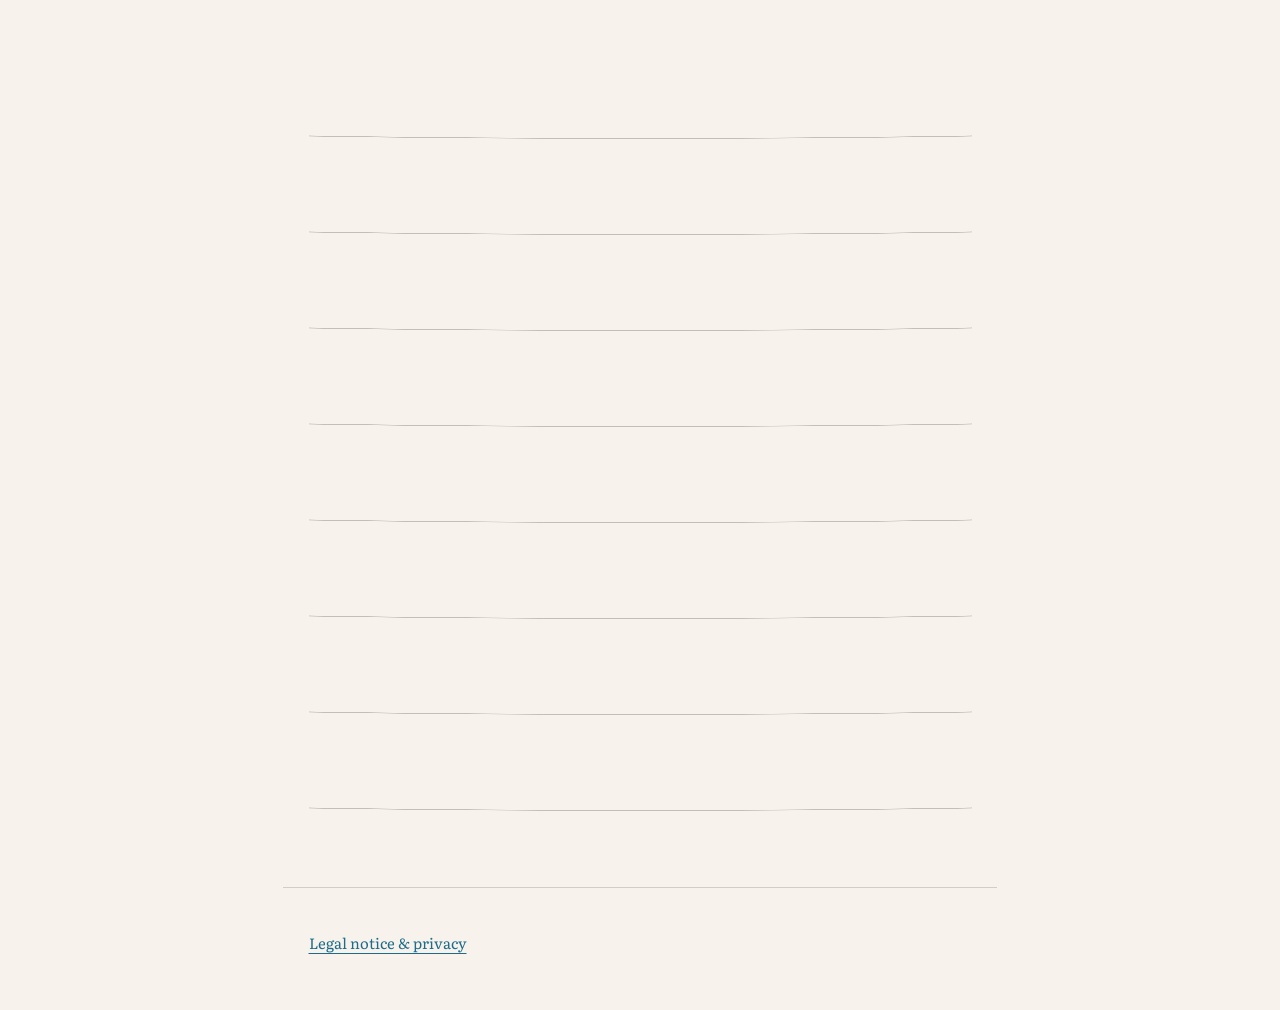
<file: site/index.html>
<!doctype html>
<html lang="en">
  <head>
    <meta charset="utf-8">
    <meta name="viewport" content="width=device-width, initial-scale=1">
    <title>Portfolio</title>
    <meta name="description" content="Personal portfolio: who I am, what I built, where to find me.">
    <link rel="icon" href="assets/favicon.svg" type="image/svg+xml">
    <link rel="stylesheet" href="assets/styles.css">
    <script type="module" src="assets/main.js"></script>
  </head>
  <body>
    <main>
      <header id="bio" class="section"></header>
      <section id="stats" class="section"></section>
      <section id="now" class="section"></section>
      <section id="cv" class="section"></section>
      <section id="projects" class="section"></section>
      <section id="events" class="section"></section>
      <section id="certifications" class="section"></section>
      <section id="courses" class="section"></section>
      <section id="links" class="section"></section>
    </main>
    <footer>
      <a href="privacy.html">Legal notice &amp; privacy</a>
      <div id="colophon"></div>
    </footer>
  </body>
</html>
</file>
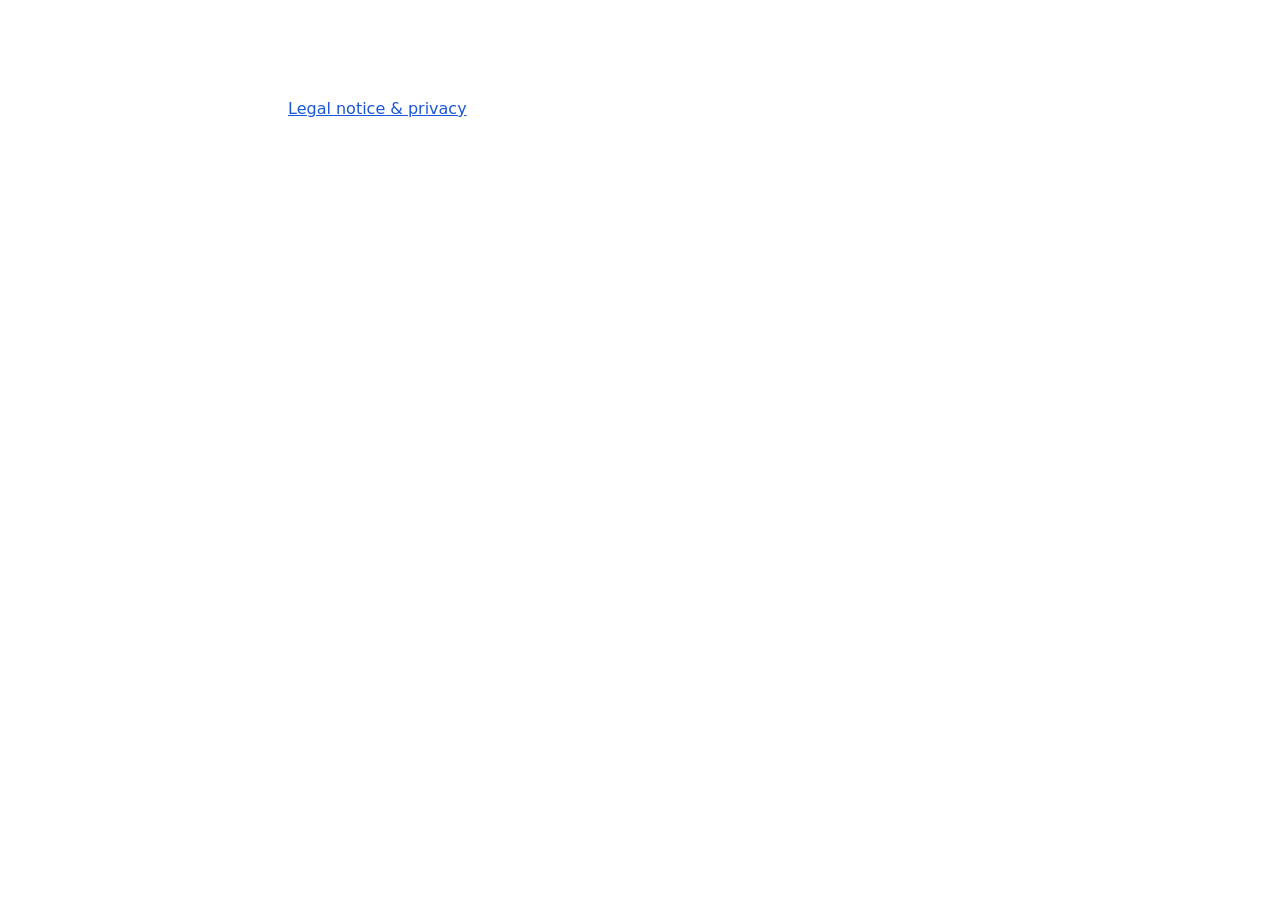
<file: checkpoints/analyst/site/index.html>
<!doctype html>
<html lang="en">
  <head>
    <meta charset="utf-8">
    <meta name="viewport" content="width=device-width, initial-scale=1">
    <title>Portfolio</title>
    <meta name="description" content="Personal portfolio: who I am, what I built, where to find me.">
    <link rel="icon" href="assets/favicon.svg" type="image/svg+xml">
    <link rel="stylesheet" href="assets/styles.css">
    <script type="module" src="assets/main.js"></script>
  </head>
  <body>
    <main>
      <header id="bio" class="section"></header>
      <section id="stats" class="section"></section>
      <section id="now" class="section"></section>
      <section id="projects" class="section"></section>
      <section id="events" class="section"></section>
      <section id="certifications" class="section"></section>
      <section id="courses" class="section"></section>
      <section id="links" class="section"></section>
      <section id="cv" class="section"></section>
    </main>
    <footer>
      <a href="privacy.html">Legal notice &amp; privacy</a>
      <div id="colophon"></div>
    </footer>
  </body>
</html>
</file>
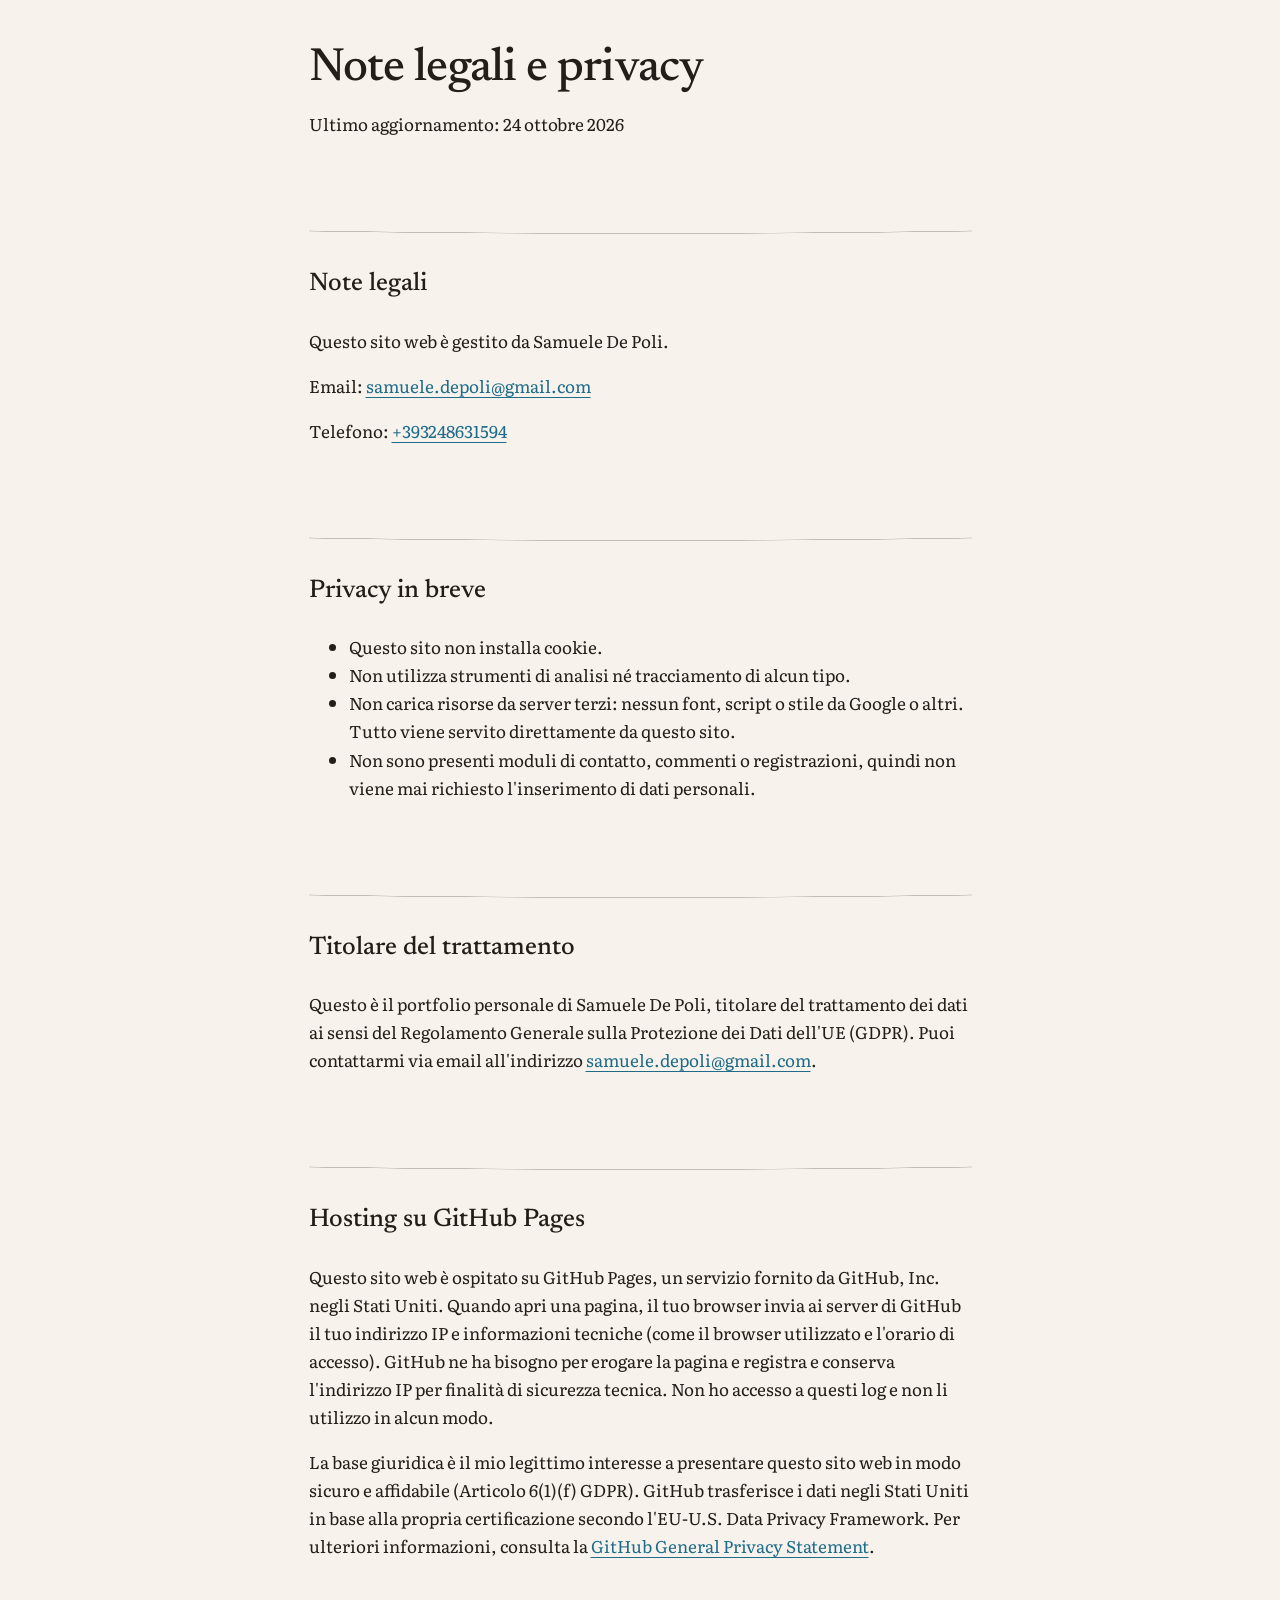
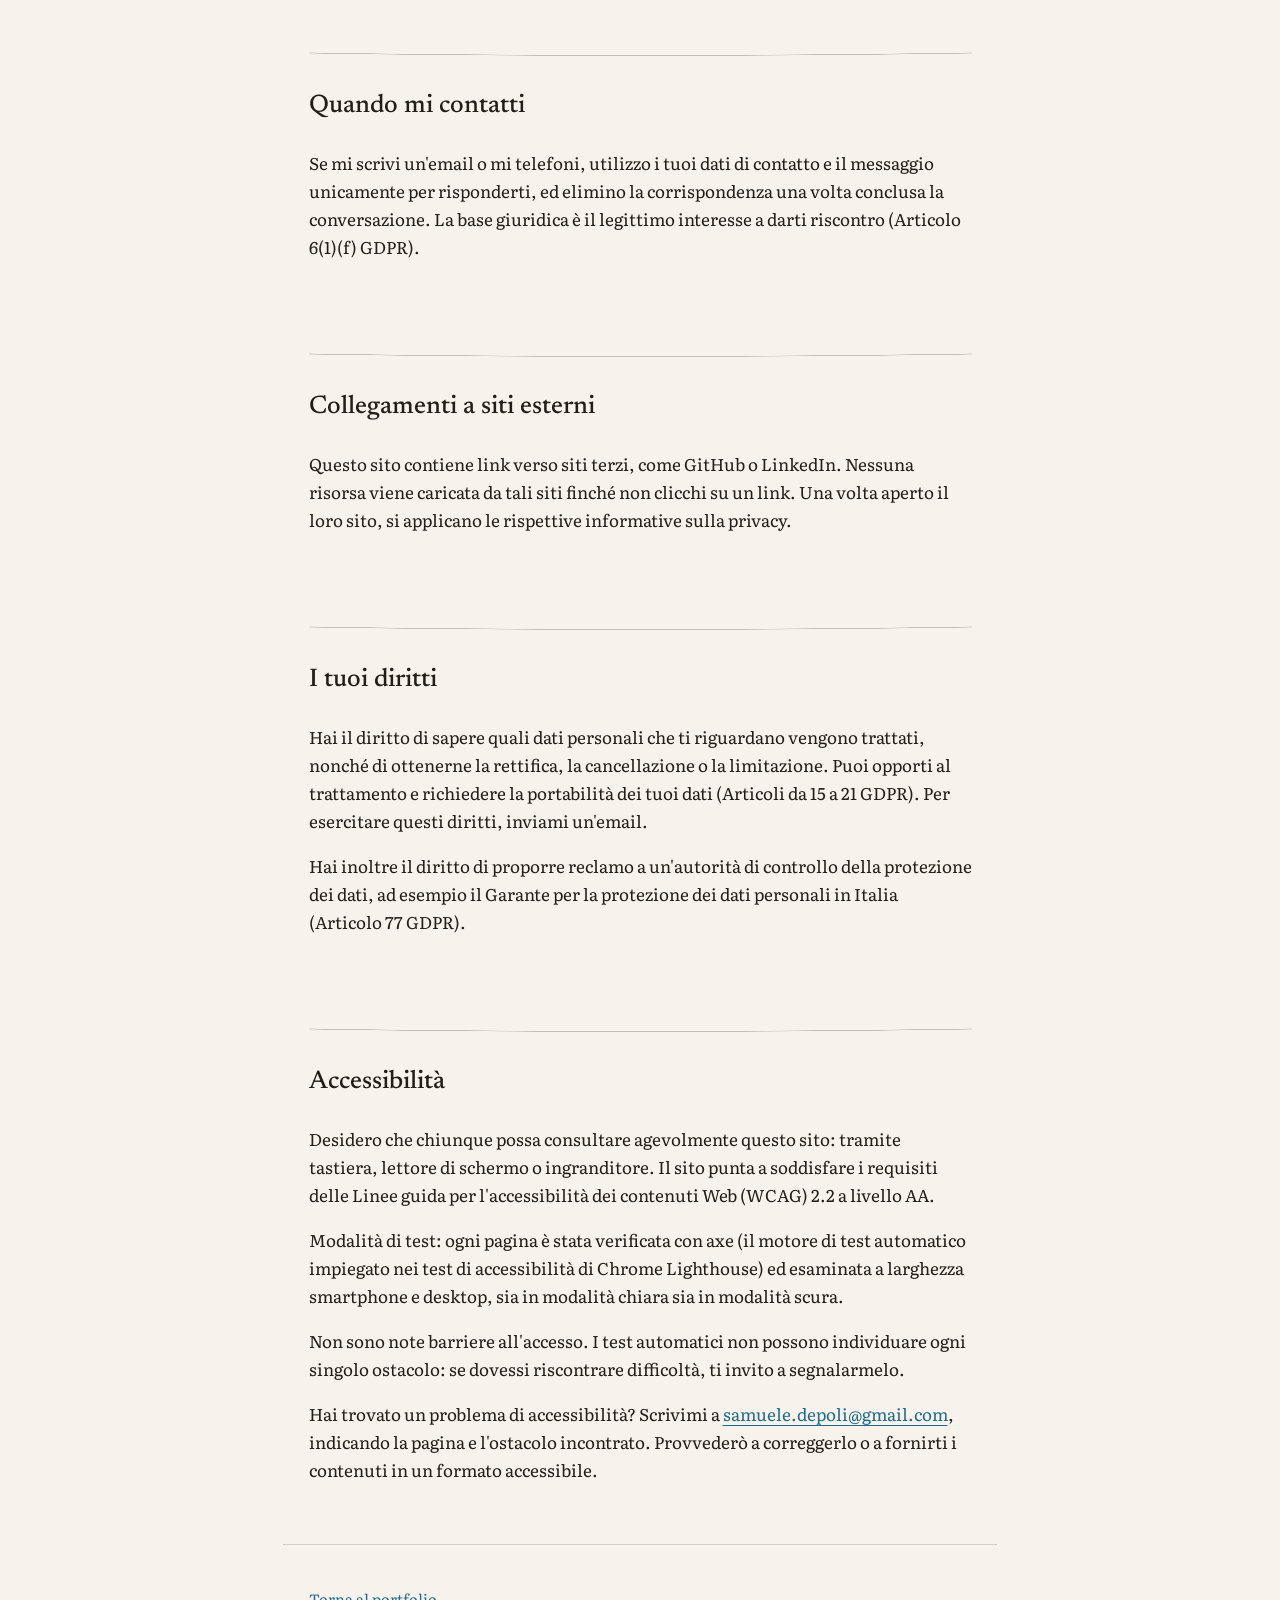
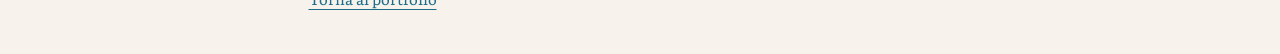
<file: site/privacy.html>
<!doctype html>
<html lang="it">
  <head>
    <meta charset="utf-8">
    <meta name="viewport" content="width=device-width, initial-scale=1">
    <title>Note legali e privacy · Samuele De Poli</title>
    <meta name="description" content="Chi gestisce questo sito portfolio, come vengono trattati i tuoi dati e il livello di accessibilità.">
    <link rel="icon" href="assets/favicon.svg" type="image/svg+xml">
    <link rel="stylesheet" href="assets/styles.css">
  </head>
  <body>
    <main>
      <header class="section">
        <h1>Note legali e privacy</h1>
        <p>Ultimo aggiornamento: 24 ottobre 2026</p>
      </header>

      <section class="section" id="legal-notice">
        <h2>Note legali</h2>
        <p>Questo sito web è gestito da Samuele De Poli.</p>
        <p>Email: <a href="mailto:samuele.depoli@gmail.com">samuele.depoli@gmail.com</a></p>
        <p>Telefono: <a href="tel:+393248631594">+393248631594</a></p>
      </section>

      <section class="section" id="privacy">
        <h2>Privacy in breve</h2>
        <ul>
          <li>Questo sito non installa cookie.</li>
          <li>Non utilizza strumenti di analisi né tracciamento di alcun tipo.</li>
          <li>Non carica risorse da server terzi: nessun font, script o stile da Google o altri. Tutto viene servito direttamente da questo sito.</li>
          <li>Non sono presenti moduli di contatto, commenti o registrazioni, quindi non viene mai richiesto l'inserimento di dati personali.</li>
        </ul>
      </section>

      <section class="section">
        <h2>Titolare del trattamento</h2>
        <p>Questo è il portfolio personale di Samuele De Poli, titolare del trattamento dei dati ai sensi del Regolamento Generale sulla Protezione dei Dati dell'UE (GDPR). Puoi contattarmi via email all'indirizzo <a href="mailto:samuele.depoli@gmail.com">samuele.depoli@gmail.com</a>.</p>
      </section>

      <section class="section">
        <h2>Hosting su GitHub Pages</h2>
        <p>Questo sito web è ospitato su GitHub Pages, un servizio fornito da GitHub, Inc. negli Stati Uniti. Quando apri una pagina, il tuo browser invia ai server di GitHub il tuo indirizzo IP e informazioni tecniche (come il browser utilizzato e l'orario di accesso). GitHub ne ha bisogno per erogare la pagina e registra e conserva l'indirizzo IP per finalità di sicurezza tecnica. Non ho accesso a questi log e non li utilizzo in alcun modo.</p>
        <p>La base giuridica è il mio legittimo interesse a presentare questo sito web in modo sicuro e affidabile (Articolo 6(1)(f) GDPR). GitHub trasferisce i dati negli Stati Uniti in base alla propria certificazione secondo l'EU-U.S. Data Privacy Framework. Per ulteriori informazioni, consulta la <a href="https://docs.github.com/en/site-policy/privacy-policies/github-general-privacy-statement">GitHub General Privacy Statement</a>.</p>
      </section>

      <section class="section">
        <h2>Quando mi contatti</h2>
        <p>Se mi scrivi un'email o mi telefoni, utilizzo i tuoi dati di contatto e il messaggio unicamente per risponderti, ed elimino la corrispondenza una volta conclusa la conversazione. La base giuridica è il legittimo interesse a darti riscontro (Articolo 6(1)(f) GDPR).</p>
      </section>

      <section class="section">
        <h2>Collegamenti a siti esterni</h2>
        <p>Questo sito contiene link verso siti terzi, come GitHub o LinkedIn. Nessuna risorsa viene caricata da tali siti finché non clicchi su un link. Una volta aperto il loro sito, si applicano le rispettive informative sulla privacy.</p>
      </section>

      <section class="section">
        <h2>I tuoi diritti</h2>
        <p>Hai il diritto di sapere quali dati personali che ti riguardano vengono trattati, nonché di ottenerne la rettifica, la cancellazione o la limitazione. Puoi opporti al trattamento e richiedere la portabilità dei tuoi dati (Articoli da 15 a 21 GDPR). Per esercitare questi diritti, inviami un'email.</p>
        <p>Hai inoltre il diritto di proporre reclamo a un'autorità di controllo della protezione dei dati, ad esempio il Garante per la protezione dei dati personali in Italia (Articolo 77 GDPR).</p>
      </section>

      <section class="section" id="accessibility">
        <h2>Accessibilità</h2>
        <p>Desidero che chiunque possa consultare agevolmente questo sito: tramite tastiera, lettore di schermo o ingranditore. Il sito punta a soddisfare i requisiti delle Linee guida per l'accessibilità dei contenuti Web (WCAG) 2.2 a livello AA.</p>
        <p>Modalità di test: ogni pagina è stata verificata con axe (il motore di test automatico impiegato nei test di accessibilità di Chrome Lighthouse) ed esaminata a larghezza smartphone e desktop, sia in modalità chiara sia in modalità scura.</p>
        <p>Non sono note barriere all'accesso. I test automatici non possono individuare ogni singolo ostacolo: se dovessi riscontrare difficoltà, ti invito a segnalarmelo.</p>
        <p>Hai trovato un problema di accessibilità? Scrivimi a <a href="mailto:samuele.depoli@gmail.com">samuele.depoli@gmail.com</a>, indicando la pagina e l'ostacolo incontrato. Provvederò a correggerlo o a fornirti i contenuti in un formato accessibile.</p>
      </section>
    </main>
    <footer>
      <a href="./">Torna al portfolio</a>
    </footer>
  </body>
</html>
</file>
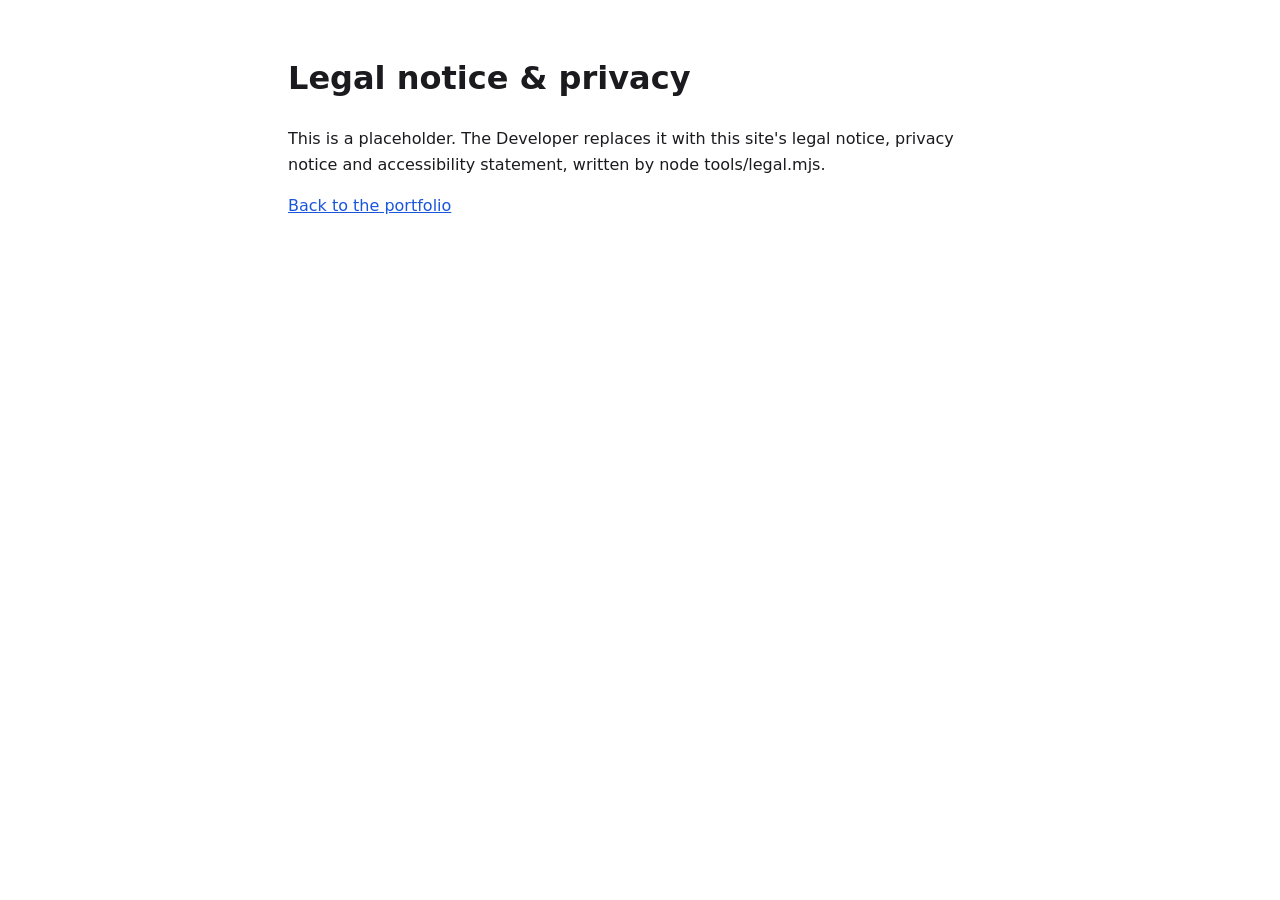
<file: checkpoints/analyst/site/privacy.html>
<!doctype html>
<html lang="en">
  <head>
    <meta charset="utf-8">
    <meta name="viewport" content="width=device-width, initial-scale=1">
    <title>Legal notice &amp; privacy</title>
    <link rel="icon" href="assets/favicon.svg" type="image/svg+xml">
    <link rel="stylesheet" href="assets/styles.css">
  </head>
  <body>
    <main data-placeholder="legal">
      <h1>Legal notice &amp; privacy</h1>
      <p>This is a placeholder. The Developer replaces it with this site's legal notice, privacy notice and accessibility statement, written by node tools/legal.mjs.</p>
      <p><a href="./">Back to the portfolio</a></p>
    </main>
  </body>
</html>
</file>
<file: site/assets/styles.css>
/* Newsreader 1.003, SIL Open Font License 1.1: fonts/newsreader/OFL.txt */
@font-face {
  font-family: "Newsreader";
  font-style: normal;
  font-weight: 200 800;
  font-display: swap;
  src: url("fonts/newsreader/newsreader-latin-wght-normal.woff2") format("woff2");
}

@font-face {
  font-family: "Newsreader";
  font-style: italic;
  font-weight: 200 800;
  font-display: swap;
  src: url("fonts/newsreader/newsreader-latin-wght-italic.woff2") format("woff2");
}

/* Literata 3.103, SIL Open Font License 1.1: fonts/literata/OFL.txt */
@font-face {
  font-family: "Literata";
  font-style: normal;
  font-weight: 200 900;
  font-display: swap;
  src: url("fonts/literata/literata-latin-wght-normal.woff2") format("woff2");
}

@font-face {
  font-family: "Literata";
  font-style: italic;
  font-weight: 200 900;
  font-display: swap;
  src: url("fonts/literata/literata-latin-wght-italic.woff2") format("woff2");
}

:root {
  color-scheme: light dark;
  --background: light-dark(#f7f3ec, #1b1714);
  --surface: light-dark(#eee7dc, #26201c);
  --text: light-dark(#231e1a, #eee6dc);
  --muted: light-dark(#675c52, #b3a698);
  --accent: light-dark(#1e6b8a, #8ecae6);
  --on-accent: light-dark(#ffffff, #1b1714);

  --font-headings: "Newsreader", Georgia, "Times New Roman", serif;
  --font-body: "Literata", Georgia, "Times New Roman", serif;
}

/* Base resets & typography */
html {
  font-family: var(--font-body);
  font-size: 1.0625rem;
  line-height: 1.65;
  color: var(--text);
  background-color: var(--background);
  font-variant-numeric: oldstyle-nums;
  -webkit-text-size-adjust: 100%;
}

body {
  margin: 0;
  background-color: var(--background);
  color: var(--text);
}

/* Layout container */
main,
footer {
  max-width: 42rem;
  margin-inline: auto;
  padding-inline: 1.5rem;
  padding-block: 2.5rem;
  box-sizing: border-box;
}

/* Spacing between sections */
.section + .section {
  margin-block-start: 4rem;
  position: relative;
}

/* Personal detail: Subtle court-arc curve divider inspired by basketball court lines */
.section + .section::before {
  content: "";
  display: block;
  width: 100%;
  height: 28px;
  margin-block-end: 2rem;
  background-image: radial-gradient(
    ellipse 48rem 28px at 50% 0%,
    transparent 96%,
    color-mix(in srgb, var(--muted) 35%, transparent) 97%,
    color-mix(in srgb, var(--muted) 35%, transparent) 99%,
    transparent 100%
  );
  background-repeat: no-repeat;
  background-position: top center;
}

/* Headings with typographic polish */
h1, h2, h3, h4 {
  font-family: var(--font-headings);
  font-weight: 500;
  color: var(--text);
  text-wrap: balance;
  margin-block: 0 0.8rem;
  font-size-adjust: cap-height from-font;
}

h1 {
  font-size: 2.75rem;
  line-height: 1.15;
  letter-spacing: -0.015em;
}

h2 {
  font-size: 1.5rem;
  line-height: 1.3;
  margin-block-end: 1.5rem;
}

h3 {
  font-size: 1.25rem;
  line-height: 1.35;
  margin-block-end: 0.5rem;
}

h4 {
  font-size: 1.125rem;
  line-height: 1.4;
  margin-block-end: 0.35rem;
}

/* Paragraphs & typographic polish */
p {
  margin-block: 0 1rem;
  text-wrap: pretty;
}

/* Links & interactive states */
a {
  color: var(--accent);
  text-decoration: underline;
  text-decoration-thickness: 1px;
  text-underline-offset: 0.25em;
  transition: color 0.15s ease-out, text-decoration-color 0.15s ease-out;
}

a:hover {
  text-decoration-thickness: 1.5px;
}

:focus-visible {
  outline: 2px solid var(--accent);
  outline-offset: 3px;
}

/* Header & Bio */
#bio .photo {
  border-radius: 50%;
  width: 6rem;
  height: 6rem;
  object-fit: cover;
  margin-block-end: 1.25rem;
  background-color: var(--surface);
}

.headline {
  font-family: var(--font-headings);
  font-style: italic;
  font-size: 1.25rem;
  line-height: 1.4;
  color: var(--muted);
  margin-block-end: 1.25rem;
}

.pitch {
  font-size: 1.15rem;
  font-weight: 500;
  line-height: 1.5;
  color: var(--text);
  margin-block-end: 1.25rem;
}

.highlights {
  padding-inline-start: 1.25rem;
  margin-block-end: 1.25rem;
}

.highlights li {
  margin-block-end: 0.4rem;
}

.availability {
  font-size: 1rem;
  margin-block-end: 1.25rem;
}

.availability a {
  display: inline-block;
  font-weight: 500;
}

.facts {
  list-style: none;
  padding: 0;
  margin-block: 0 1.5rem;
  display: flex;
  flex-direction: column;
  gap: 0.4rem;
  font-size: 0.9375rem;
  color: var(--muted);
}

.fact-label {
  font-weight: 500;
  color: var(--text);
}

/* Lists & Projects */
.projects,
.links,
.cv-list {
  list-style: none;
  padding: 0;
  margin: 0;
}

/* Projects borderless clean list */
.projects .project {
  margin-block-end: 2rem;
  padding-block-end: 1.5rem;
  border-bottom: 1px solid color-mix(in srgb, var(--muted) 25%, transparent);
}

.projects .project:last-child {
  border-bottom: none;
  margin-block-end: 0;
  padding-block-end: 0;
}

.project-links {
  display: flex;
  gap: 1.25rem;
  margin-block-start: 0.75rem;
  font-size: 0.9375rem;
}

/* CV section */
#cv h3 {
  margin-block-start: 2rem;
  margin-block-end: 1rem;
  font-size: 1.25rem;
  border-bottom: 1px solid color-mix(in srgb, var(--muted) 25%, transparent);
  padding-block-end: 0.4rem;
}

#cv h3:first-of-type {
  margin-block-start: 0;
}

.cv-list li {
  margin-block-end: 1.5rem;
}

.cv-list li:last-child {
  margin-block-end: 0;
}

.period {
  font-size: 0.9375rem;
  color: var(--muted);
  margin-block: 0 0.5rem;
  font-variant-numeric: oldstyle-nums;
}

/* Skills: clean minimal tag list with subtle hairline separators */
.skills {
  list-style: none;
  padding: 0;
  margin: 0;
  display: flex;
  flex-wrap: wrap;
  gap: 0.5rem 0.25rem;
  color: var(--muted);
  font-size: 0.9375rem;
}

.skills li:not(:last-child)::after {
  content: "·";
  margin-inline-start: 0.35rem;
  color: color-mix(in srgb, var(--muted) 50%, transparent);
}

/* Links / Find me */
.links {
  display: flex;
  flex-wrap: wrap;
  gap: 1.5rem;
}

.links li {
  margin: 0;
}

/* Footer & Colophon */
footer {
  border-top: 1px solid color-mix(in srgb, var(--muted) 25%, transparent);
  font-size: 0.875rem;
  color: var(--muted);
  display: flex;
  flex-direction: column;
  gap: 0.75rem;
}

#colophon {
  line-height: 1.5;
}

.vat {
  font-variant-numeric: tabular-nums;
}

/* Motion & Accessibility */
@media (prefers-reduced-motion: reduce) {
  * {
    transition-duration: 0.001ms !important;
  }
}
</file>
<file: checkpoints/analyst/site/assets/styles.css>
/* Plain starting styles. The Developer role replaces them with the design brief. */
:root {
  color-scheme: light dark;
  --text: light-dark(#1b1b1f, #ececf1);
  --muted: light-dark(#5a5a66, #a8a8b3);
  --background: light-dark(#ffffff, #121216);
  --accent: light-dark(#1a56db, #8fb2ff);
  font-family: system-ui, sans-serif;
  line-height: 1.6;
  color: var(--text);
  background: var(--background);
}

body {
  margin: 0;
}

main,
footer {
  max-width: 44rem;
  margin-inline: auto;
  padding: 2rem 1.25rem;
}

a {
  color: var(--accent);
}

.headline,
.period {
  color: var(--muted);
}

.projects,
.links,
.cv-list {
  list-style: none;
  padding: 0;
}

.project,
.cv-list li {
  margin-block-end: 1.5rem;
}

.project-links,
.links,
.skills {
  display: flex;
  flex-wrap: wrap;
  gap: 1rem;
}

.skills {
  padding: 0;
  list-style: none;
}

.photo {
  border-radius: 50%;
}

.role,
.type {
  color: var(--muted);
}

.project-image {
  max-width: 100%;
  height: auto;
}
</file>
